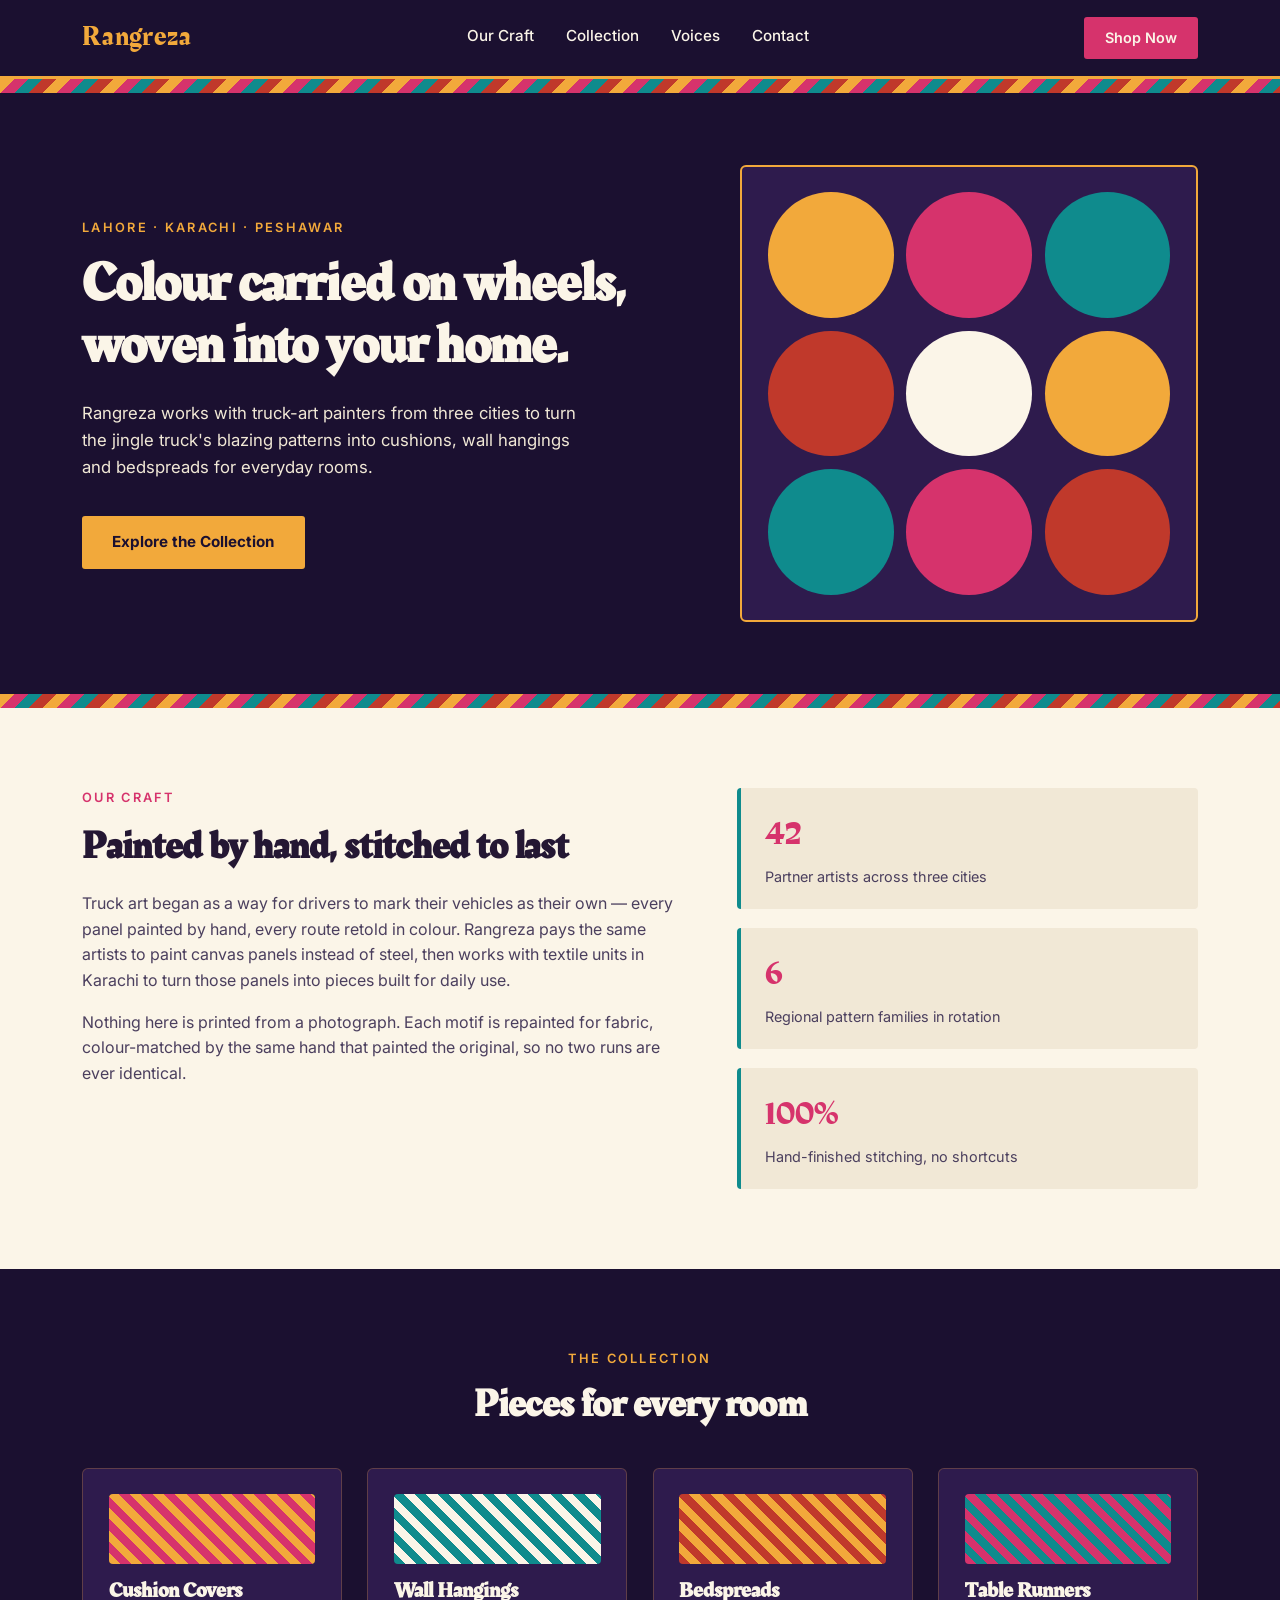
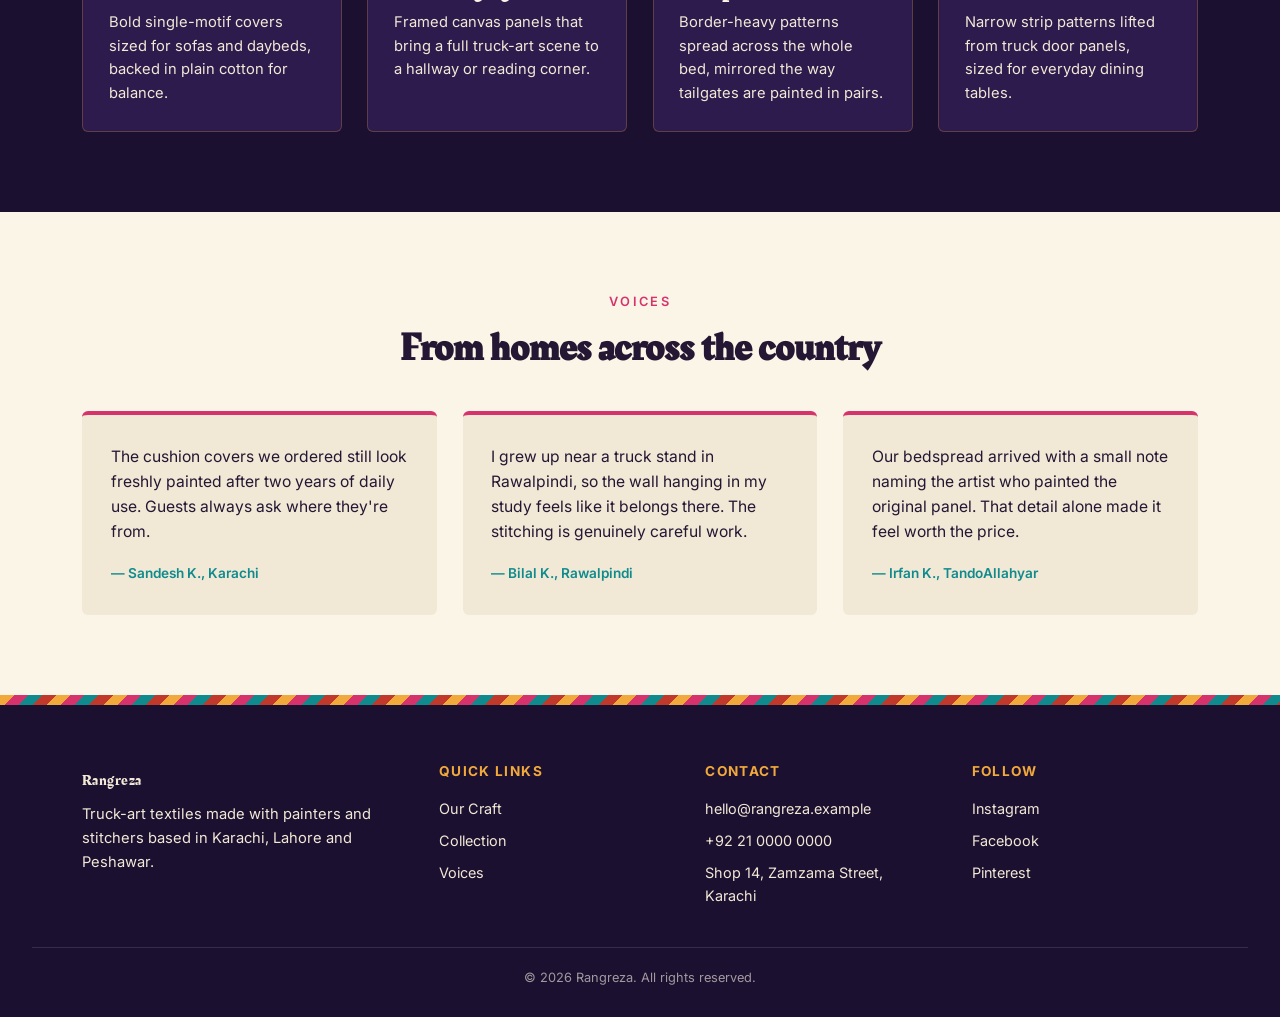
<file: WebDev-L1-LandingPage/index.html>
<!DOCTYPE html>
<html lang="en">
<head>
<meta charset="UTF-8">
<meta name="viewport" content="width=device-width, initial-scale=1.0">
<title>Rangreza — Truck Art Textiles from Pakistan</title>
<link rel="preconnect" href="https://fonts.googleapis.com">
<link rel="preconnect" href="https://fonts.gstatic.com" crossorigin>
<link href="https://fonts.googleapis.com/css2?family=Rakkas&family=Inter:wght@400;500;600;700&display=swap" rel="stylesheet">
<link rel="stylesheet" href="styles.css">
</head>
<body>

<header class="site-header">
  <div class="header-inner">
    <a href="#top" class="logo">Rangreza</a>
    <nav class="main-nav">
      <a href="#craft">Our Craft</a>
      <a href="#collection">Collection</a>
      <a href="#voices">Voices</a>
      <a href="#contact">Contact</a>
    </nav>
    <a href="#collection" class="nav-cta">Shop Now</a>
  </div>
</header>

<main>

  <section id="top" class="hero">
    <div class="phool-band"></div>
    <div class="hero-inner">
      <div class="hero-copy">
        <p class="eyebrow">Lahore &middot; Karachi &middot; Peshawar</p>
        <h1>Colour carried on wheels,<br>woven into your home.</h1>
        <p class="hero-sub">Rangreza works with truck-art painters from three cities to turn the jingle truck's blazing patterns into cushions, wall hangings and bedspreads for everyday rooms.</p>
        <a href="#collection" class="btn-primary">Explore the Collection</a>
      </div>
      <div class="hero-panel" aria-hidden="true">
        <div class="motif-grid">
          <span></span><span></span><span></span>
          <span></span><span></span><span></span>
          <span></span><span></span><span></span>
        </div>
      </div>
    </div>
    <div class="phool-band"></div>
  </section>

  <section id="craft" class="craft">
    <div class="section-inner craft-inner">
      <div class="craft-text">
        <p class="eyebrow">Our Craft</p>
        <h2>Painted by hand, stitched to last</h2>
        <p>Truck art began as a way for drivers to mark their vehicles as their own — every panel painted by hand, every route retold in colour. Rangreza pays the same artists to paint canvas panels instead of steel, then works with textile units in Karachi to turn those panels into pieces built for daily use.</p>
        <p>Nothing here is printed from a photograph. Each motif is repainted for fabric, colour-matched by the same hand that painted the original, so no two runs are ever identical.</p>
      </div>
      <div class="craft-stats">
        <div class="stat-card">
          <span class="stat-number">42</span>
          <span class="stat-label">Partner artists across three cities</span>
        </div>
        <div class="stat-card">
          <span class="stat-number">6</span>
          <span class="stat-label">Regional pattern families in rotation</span>
        </div>
        <div class="stat-card">
          <span class="stat-number">100%</span>
          <span class="stat-label">Hand-finished stitching, no shortcuts</span>
        </div>
      </div>
    </div>
  </section>

  <section id="collection" class="collection">
    <div class="section-inner">
      <p class="eyebrow center">The Collection</p>
      <h2 class="center">Pieces for every room</h2>
      <div class="card-grid">
        <article class="product-card">
          <div class="card-motif motif-a"></div>
          <h3>Cushion Covers</h3>
          <p>Bold single-motif covers sized for sofas and daybeds, backed in plain cotton for balance.</p>
        </article>
        <article class="product-card">
          <div class="card-motif motif-b"></div>
          <h3>Wall Hangings</h3>
          <p>Framed canvas panels that bring a full truck-art scene to a hallway or reading corner.</p>
        </article>
        <article class="product-card">
          <div class="card-motif motif-c"></div>
          <h3>Bedspreads</h3>
          <p>Border-heavy patterns spread across the whole bed, mirrored the way tailgates are painted in pairs.</p>
        </article>
        <article class="product-card">
          <div class="card-motif motif-d"></div>
          <h3>Table Runners</h3>
          <p>Narrow strip patterns lifted from truck door panels, sized for everyday dining tables.</p>
        </article>
      </div>
    </div>
  </section>

  <section id="voices" class="testimonials">
    <div class="section-inner">
      <p class="eyebrow center">Voices</p>
      <h2 class="center">From homes across the country</h2>
      <div class="quote-grid">
        <blockquote class="quote-card">
          <p>The cushion covers we ordered still look freshly painted after two years of daily use. Guests always ask where they're from.</p>
          <cite>— Sandesh K., Karachi</cite>
        </blockquote>
        <blockquote class="quote-card">
          <p>I grew up near a truck stand in Rawalpindi, so the wall hanging in my study feels like it belongs there. The stitching is genuinely careful work.</p>
          <cite>— Bilal K., Rawalpindi</cite>
        </blockquote>
        <blockquote class="quote-card">
          <p>Our bedspread arrived with a small note naming the artist who painted the original panel. That detail alone made it feel worth the price.</p>
          <cite>— Irfan K., TandoAllahyar</cite>
        </blockquote>
      </div>
    </div>
  </section>

</main>

<footer id="contact" class="site-footer">
  <div class="phool-band footer-band"></div>
  <div class="footer-inner">
    <div class="footer-brand">
      <p class="logo footer-logo">Rangreza</p>
      <p>Truck-art textiles made with painters and stitchers based in Karachi, Lahore and Peshawar.</p>
    </div>
    <div class="footer-col">
      <h4>Quick Links</h4>
      <a href="#craft">Our Craft</a>
      <a href="#collection">Collection</a>
      <a href="#voices">Voices</a>
    </div>
    <div class="footer-col">
      <h4>Contact</h4>
      <a href="mailto:hello@rangreza.example">hello@rangreza.example</a>
      <a href="tel:+922100000000">+92 21 0000 0000</a>
      <p>Shop 14, Zamzama Street, Karachi</p>
    </div>
    <div class="footer-col">
      <h4>Follow</h4>
      <a href="#">Instagram</a>
      <a href="#">Facebook</a>
      <a href="#">Pinterest</a>
    </div>
  </div>
  <p class="footer-copy">&copy; 2026 Rangreza. All rights reserved.</p>
</footer>

</body>
</html>
</file>
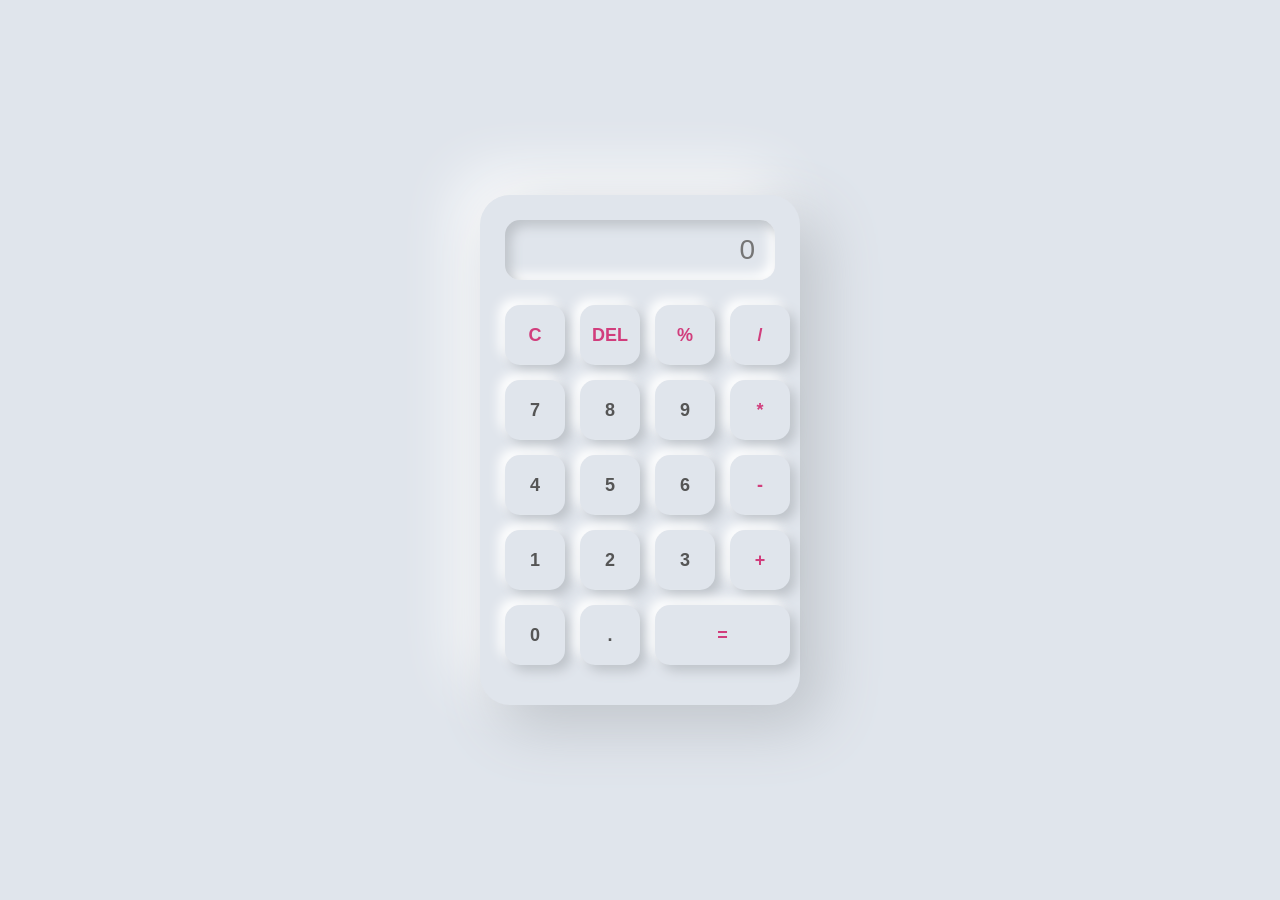
<file: WebDev-L2-Calculator/Calculaor.html>
<!DOCTYPE html>
<html lang="en">
<head>
    <meta charset="UTF-8">
    <meta name="viewport" content="width=device-width, initial-scale=1.0">
    <title>Calculator</title>

<link rel="stylesheet" href="Calculator.css">
</head>
<body>

    <div class="calculator">
     <div class="display">
      <input type="text" id="result" placeholder="0" readonly>

    </div>
 <div class="buttons">
    <button class="btn action" onclick=" clearDisplay()">C</button>
    <button class="btn action" onclick="deleteLast()">DEL</button>
    <button class="btn operator" onclick="appendCharacter('%')">%</button>
   

    <button class="btn operator" onclick="appendCharacter('/')">/</button>
    <button class="btn" onclick="appendCharacter('7')">7</button> 
    <button class="btn" onclick="appendCharacter('8')">8</button> 
    <button class="btn" onclick="appendCharacter('9')">9</button>
    <button class="btn operator" onclick="appendCharacter('*')">*</button>
    
    <button class="btn" onclick="appendCharacter('4')">4</button> 
    <button class="btn" onclick="appendCharacter('5')">5</button> 
    <button class="btn" onclick="appendCharacter('6')">6 </button>
    <button class="btn operator" onclick="appendCharacter('-')">-</button> 

    <button class="btn" onclick="appendCharacter('1')">1</button> 
    <button class="btn" onclick="appendCharacter('2')">2</button> 
    <button class="btn" onclick="appendCharacter('3')">3</button> 
    <button class="btn operator" onclick="appendCharacter('+')">+</button> 

    <button class="btn" onclick="appendCharacter('0')">0</button> 
    <button class="btn" onclick="appendCharacter('.')">.</button> 

    <button class="btn equal" onclick="calculator()">=</button> 

 <div>
    </div>

</body>

<script src="Calculator.js"> </script>

</html>
</file>
<file: WebDev-L1-LandingPage/styles.css>
:root {
  --plum-950: #1B1030;
  --plum-800: #2E1B4D;
  --cream: #FBF5E8;
  --cream-dim: #F1E8D6;
  --marigold: #F2A93B;
  --rani: #D6336C;
  --teal: #0F8B8D;
  --brick: #C0392B;
  --ink: #241733;
  --ink-soft: #4B3F5E;
  --font-display: 'Rakkas', serif;
  --font-body: 'Inter', sans-serif;
}

* {
  box-sizing: border-box;
  margin: 0;
  padding: 0;
}

html {
  scroll-behavior: smooth;
}

body {
  font-family: var(--font-body);
  color: var(--ink);
  background-color: var(--cream);
  line-height: 1.6;
  -webkit-font-smoothing: antialiased;
}

a {
  text-decoration: none;
  color: inherit;
}

img {
  max-width: 100%;
  display: block;
}

.logo {
  font-family: var(--font-display);
  font-size: 1.7rem;
  color: var(--marigold);
  letter-spacing: 0.03em;
}

.eyebrow {
  font-size: 0.8rem;
  font-weight: 600;
  letter-spacing: 0.18em;
  text-transform: uppercase;
  color: var(--rani);
  margin-bottom: 0.9rem;
}

.eyebrow.center {
  text-align: center;
}

.center {
  text-align: center;
}

h1, h2, h3 {
  font-family: var(--font-display);
  color: var(--ink);
  line-height: 1.15;
}

h1 {
  font-size: clamp(2.2rem, 5vw, 3.4rem);
  color: var(--cream);
}

h2 {
  font-size: clamp(1.8rem, 4vw, 2.4rem);
  margin-bottom: 1.4rem;
}

h3 {
  font-size: 1.35rem;
  margin: 0.9rem 0 0.5rem;
}

p {
  font-size: 1rem;
  color: var(--ink-soft);
}

.section-inner {
  max-width: 1180px;
  margin: 0 auto;
  padding: 5rem 2rem;
}

.site-header {
  position: sticky;
  top: 0;
  z-index: 100;
  background-color: var(--plum-950);
  border-bottom: 3px solid var(--marigold);
}

.header-inner {
  max-width: 1180px;
  margin: 0 auto;
  padding: 1rem 2rem;
  display: flex;
  align-items: center;
  justify-content: space-between;
  gap: 1.5rem;
}

.main-nav {
  display: flex;
  gap: 2rem;
  flex: 1;
  justify-content: center;
}

.main-nav a {
  color: var(--cream);
  font-weight: 500;
  font-size: 0.95rem;
  position: relative;
  padding-bottom: 4px;
}

.main-nav a:hover {
  color: var(--marigold);
}

.nav-cta {
  background-color: var(--rani);
  color: var(--cream);
  padding: 0.6rem 1.3rem;
  border-radius: 3px;
  font-weight: 600;
  font-size: 0.9rem;
  white-space: nowrap;
}

.nav-cta:hover {
  background-color: var(--brick);
}

.phool-band {
  height: 14px;
  background-image:
    repeating-linear-gradient(135deg, var(--marigold) 0 10px, var(--rani) 10px 20px, var(--teal) 20px 30px, var(--brick) 30px 40px);
}

.hero {
  background-color: var(--plum-950);
}

.hero-inner {
  max-width: 1180px;
  margin: 0 auto;
  padding: 4.5rem 2rem;
  display: grid;
  grid-template-columns: 1.2fr 0.9fr;
  gap: 3rem;
  align-items: center;
}

.hero-copy .eyebrow {
  color: var(--marigold);
}

.hero-sub {
  color: var(--cream-dim);
  font-size: 1.05rem;
  max-width: 46ch;
  margin: 1.4rem 0 2.2rem;
}

.btn-primary {
  display: inline-block;
  background-color: var(--marigold);
  color: var(--plum-950);
  font-weight: 700;
  padding: 0.9rem 1.9rem;
  border-radius: 3px;
  font-size: 0.95rem;
  transition: background-color 0.2s ease;
}

.btn-primary:hover {
  background-color: var(--cream);
}

.hero-panel {
  background-color: var(--plum-800);
  border: 2px solid var(--marigold);
  border-radius: 6px;
  padding: 1.6rem;
}

.motif-grid {
  display: grid;
  grid-template-columns: repeat(3, 1fr);
  gap: 0.8rem;
}

.motif-grid span {
  aspect-ratio: 1;
  border-radius: 50%;
  display: block;
}

.motif-grid span:nth-child(1) { background-color: var(--marigold); }
.motif-grid span:nth-child(2) { background-color: var(--rani); }
.motif-grid span:nth-child(3) { background-color: var(--teal); }
.motif-grid span:nth-child(4) { background-color: var(--brick); }
.motif-grid span:nth-child(5) { background-color: var(--cream); }
.motif-grid span:nth-child(6) { background-color: var(--marigold); }
.motif-grid span:nth-child(7) { background-color: var(--teal); }
.motif-grid span:nth-child(8) { background-color: var(--rani); }
.motif-grid span:nth-child(9) { background-color: var(--brick); }

.craft {
  background-color: var(--cream);
}

.craft-inner {
  display: grid;
  grid-template-columns: 1.3fr 1fr;
  gap: 3.5rem;
  align-items: start;
}

.craft-text p {
  margin-bottom: 1rem;
}

.craft-stats {
  display: flex;
  flex-direction: column;
  gap: 1.2rem;
}

.stat-card {
  background-color: var(--cream-dim);
  border-left: 4px solid var(--teal);
  border-radius: 4px;
  padding: 1.3rem 1.5rem;
  display: flex;
  flex-direction: column;
  gap: 0.3rem;
}

.stat-number {
  font-family: var(--font-display);
  font-size: 2rem;
  color: var(--rani);
}

.stat-label {
  font-size: 0.9rem;
  color: var(--ink-soft);
}

.collection {
  background-color: var(--plum-950);
}

.collection h2,
.collection .eyebrow {
  color: var(--cream);
}

.collection .eyebrow {
  color: var(--marigold);
}

.card-grid {
  display: grid;
  grid-template-columns: repeat(4, 1fr);
  gap: 1.6rem;
  margin-top: 2.5rem;
}

.product-card {
  background-color: var(--plum-800);
  border-radius: 6px;
  padding: 1.6rem;
  border: 1px solid rgba(242, 169, 59, 0.25);
}

.product-card h3 {
  color: var(--cream);
}

.product-card p {
  color: var(--cream-dim);
  font-size: 0.92rem;
}

.card-motif {
  height: 70px;
  border-radius: 4px;
}

.motif-a { background: repeating-linear-gradient(45deg, var(--marigold) 0 8px, var(--rani) 8px 16px); }
.motif-b { background: repeating-linear-gradient(45deg, var(--teal) 0 8px, var(--cream) 8px 16px); }
.motif-c { background: repeating-linear-gradient(45deg, var(--brick) 0 8px, var(--marigold) 8px 16px); }
.motif-d { background: repeating-linear-gradient(45deg, var(--rani) 0 8px, var(--teal) 8px 16px); }

.testimonials {
  background-color: var(--cream);
}

.quote-grid {
  display: grid;
  grid-template-columns: repeat(3, 1fr);
  gap: 1.6rem;
  margin-top: 2.5rem;
}

.quote-card {
  background-color: var(--cream-dim);
  border-radius: 6px;
  padding: 1.8rem;
  border-top: 4px solid var(--rani);
}

.quote-card p {
  color: var(--ink);
  font-size: 0.98rem;
  margin-bottom: 1rem;
}

.quote-card cite {
  font-style: normal;
  font-size: 0.85rem;
  font-weight: 600;
  color: var(--teal);
}

.site-footer {
  background-color: var(--plum-950);
  color: var(--cream-dim);
}

.footer-band {
  height: 10px;
}

.footer-inner {
  max-width: 1180px;
  margin: 0 auto;
  padding: 3.5rem 2rem 2rem;
  display: grid;
  grid-template-columns: 1.4fr 1fr 1fr 1fr;
  gap: 2.5rem;
}

.footer-brand p {
  color: var(--cream-dim);
  font-size: 0.92rem;
  margin-top: 0.6rem;
}

.footer-logo {
  margin-bottom: 0.3rem;
}

.footer-col h4 {
  color: var(--marigold);
  font-size: 0.85rem;
  letter-spacing: 0.1em;
  text-transform: uppercase;
  margin-bottom: 0.9rem;
}

.footer-col a,
.footer-col p {
  display: block;
  font-size: 0.9rem;
  color: var(--cream-dim);
  margin-bottom: 0.55rem;
}

.footer-col a:hover {
  color: var(--marigold);
}

.footer-copy {
  text-align: center;
  font-size: 0.8rem;
  padding: 1.2rem 2rem 1.8rem;
  color: rgba(251, 245, 232, 0.6);
  border-top: 1px solid rgba(251, 245, 232, 0.12);
  margin: 0 2rem;
}

@media (max-width: 900px) {
  .hero-inner {
    grid-template-columns: 1fr;
  }

  .hero-panel {
    max-width: 320px;
    margin: 0 auto;
  }

  .craft-inner {
    grid-template-columns: 1fr;
  }

  .card-grid {
    grid-template-columns: repeat(2, 1fr);
  }

  .quote-grid {
    grid-template-columns: 1fr;
  }

  .footer-inner {
    grid-template-columns: 1fr 1fr;
  }
}

@media (max-width: 640px) {
  .main-nav {
    display: none;
  }

  .header-inner {
    justify-content: space-between;
  }

  .section-inner {
    padding: 3.5rem 1.4rem;
  }

  .hero-inner {
    padding: 3rem 1.4rem;
  }

  .card-grid {
    grid-template-columns: 1fr;
  }

  .footer-inner {
    grid-template-columns: 1fr;
    padding: 3rem 1.4rem 1.5rem;
  }

  .footer-copy {
    margin: 0 1.4rem;
  }
}
</file>
<file: WebDev-L2-Calculator/Calculator.css>
*{
    padding: 0%;
    margin: 0;
    box-sizing: border-box;
    font-family: 'Segoe UI', Tahoma, Geneva, Verdana, sans-serif;
}

body{
    background: #e0e5ec;
    display: flex;
    justify-content: center;
    align-items: center;
    height: 100vh;
}

.calculator{
    background: #e0e5ec;
    padding: 25px;
    border-radius: 30px;
    box-shadow: 20px 20px 60px #bec3c9, -20px -20px 60px #ffffff;
    width: 320px;
}

.display{
    margin-bottom: 25px;

}

#result{
    width: 100%;
    height: 60px;
    background: #e0e5ec;
    border: none;
    outline: none;
    border-radius: 15px;
    box-shadow: inset 6px 6px 12px
    #bec3c9, inset -6px -6px 12px #ffffff;
    text-align: right;
    padding: 0 20px; 
    font-size: 28px;
    color:#555
}

.buttons{
    display: grid;
    grid-template-columns: repeat(4, 1fr);
    gap: 15px;

 
}

.btn{
    width: 60px;
    height: 60px;
    background: #e0e5ec;
    border:none;
    border-radius: 15px;
    font-size: 18px;
    font-weight: bold;
    color: #555;
    cursor: pointer;
   box-shadow:  6px 6px 12px
    #bec3c9,  -6px -6px 12px #ffffff;
    transition: all 0.2s ease;

}

.btn:active{
    box-shadow:  4px 4px 8px
    #bec3c9, -4px -4px  8px #ffffff;
}

.action{
    color: #d13d7c;
}

.operator{
    color: #d13d7c;

}

.equal{
    grid-column: span 2;
    width: 135px;
    color: #d13d7c;
}
</file>
